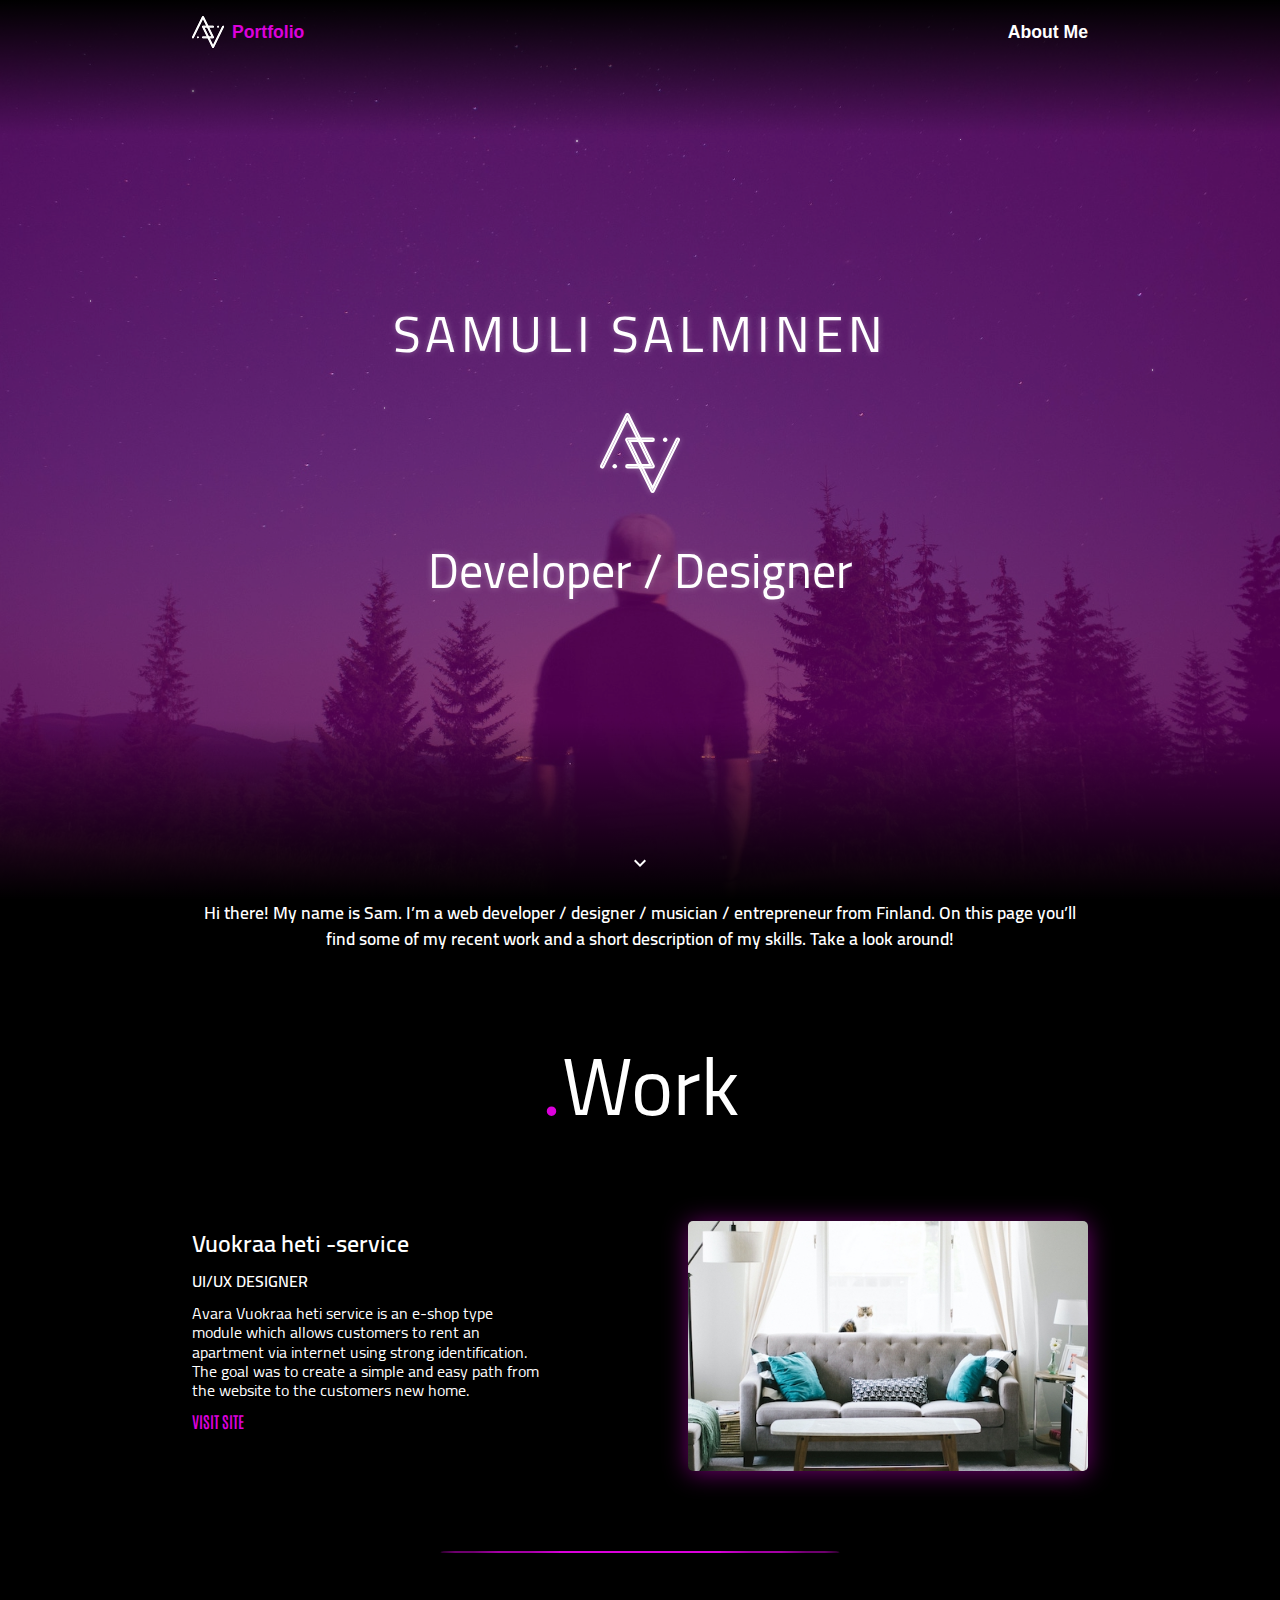
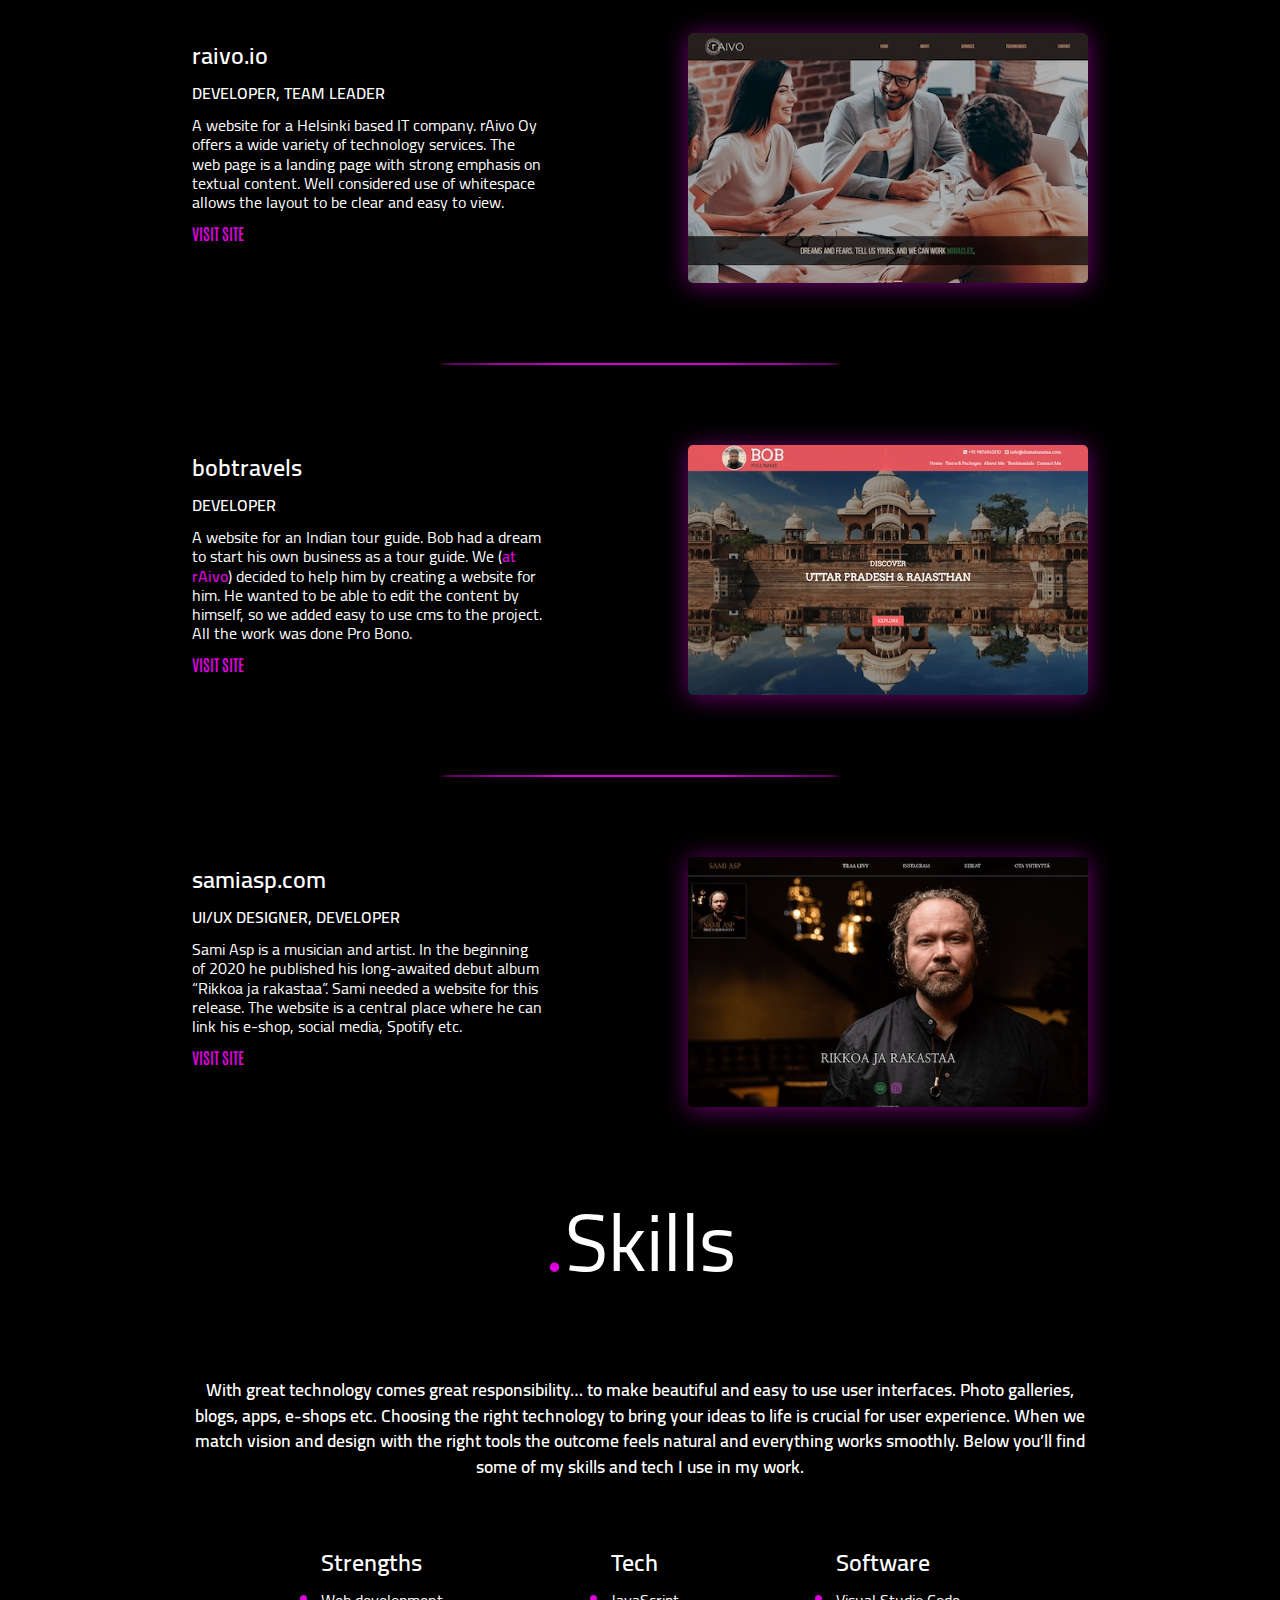
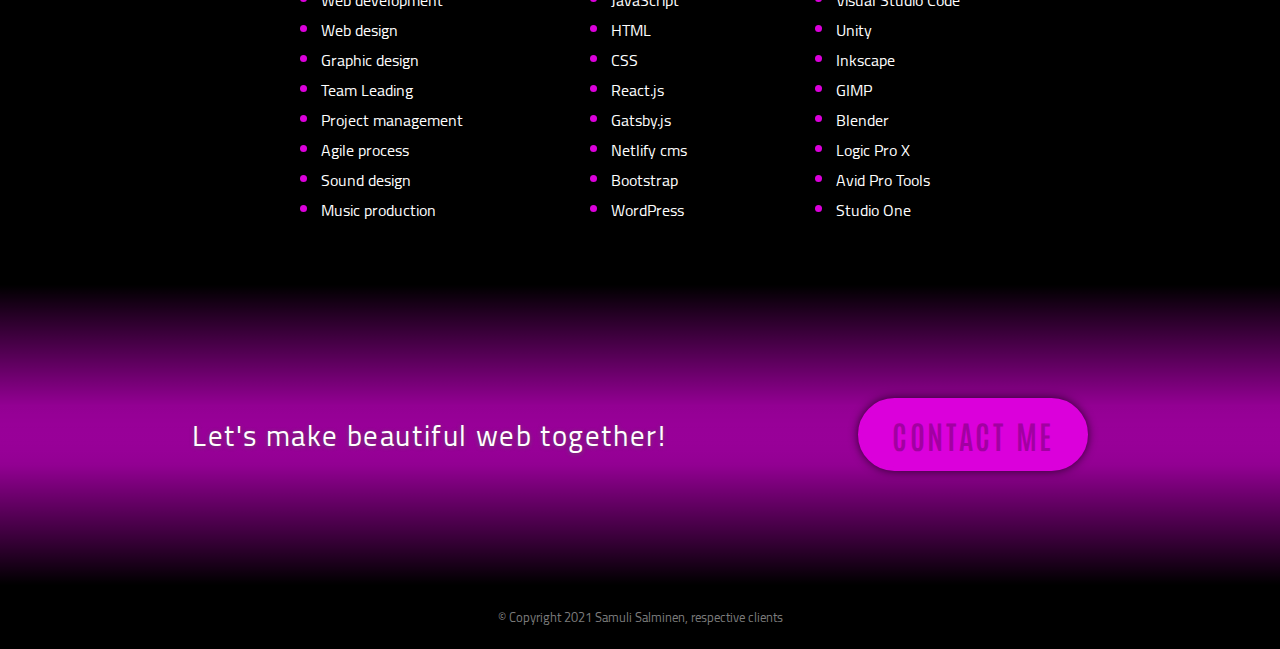
<file: index.html>
<!DOCTYPE html>
<html lang="en">
  <head>
    <meta charset="UTF-8" />
    <meta http-equiv="X-UA-Compatible" content="IE=edge" />
    <meta name="viewport" content="width=device-width, initial-scale=1.0" />

    <meta
      name="keywords"
      content="developer, designer, web developer, web designer, portfolio, samuli salminen, samuli"
    />
    <meta
      name="description"
      content="Hi I'm Sam, a web developer and designer based in Tampere Finland. I love beautiful designs and easy to use UI's backed with solid and clear codebase."
    />
    <meta name="author" content="Samuli Salminen">

    <link rel="apple-touch-icon" sizes="180x180" href="favicons/apple-touch-icon.png" />
    <link rel="icon" type="image/png" sizes="32x32" href="favicons/favicon-32x32.png" />
    <link rel="icon" type="image/png" sizes="16x16" href="favicons/favicon-16x16.png" />
    <link rel="manifest" href="site.webmanifest" />
    <link rel="mask-icon" href="favicons/safari-pinned-tab.svg" color="#5bbad5" />
    <meta name="msapplication-TileColor" content="#da532c" />
    <meta name="theme-color" content="#040404" />

    <link rel="stylesheet" href="style.css" />
    <title>Samuli Salminen | Portfolio</title>
  </head>
  <body>
    <!-- HEADER -->
    <header class="flex-col">
      <div class="nav-container flex-col">
        <nav class="content-width">
          <div class="nav-left">
            <a href="./" class="logo"><img src="media/sasa-logo-wh-dots.svg" alt="sasa-logo" /></a>
            <a href="./" class="nav-active portfolio">Portfolio</a>
          </div>
          <div class="nav-right">
            <a href="about.html" class="about">About Me</a>
          </div>
        </nav>
      </div>
      <div class="bg-image">
        <div class="hero-image"></div>
        <div class="overlay"></div>
      </div>
      <div class="stars">
        <div class="star star1"></div>
        <div class="star star2"></div>
        <div class="star star3"></div>
        <div class="star star4"></div>
        <div class="star star5"></div>
        <div class="star star6"></div>
      </div>
      <div class="hero-text">
        <h1>
          SAMULI SALMINEN
          <span class="hero-logo"><img src="media/sasa-logo-wh-dots.svg" alt="sasa-logo" /></span>
          <span>Developer / Designer</span>
        </h1>
      </div>
      <div class="top-fader"></div>
      <div class="bottom-fader"></div>
      <div class="arrow-down">
        <img src="media/arrow-down.svg" alt="arrow-down" />
      </div>
    </header>

    <!-- INTRO -->
    <div class="portfolio-intro flex-col">
      <p class="content-width p-big">
        Hi there! My name is Sam. I’m a web developer / designer / musician / entrepreneur from Finland. On this page
        you’ll find some of my recent work and a short description of my skills. Take a look around!
      </p>
    </div>

    <!-- WORK -->
    <section class="work flex-col">
      <h2>Work</h2>
      <div class="work-item content-width">
        <div class="work-item-text">
          <h3>Vuokraa heti -service</h3>
          <h4>ui/ux designer</h4>
          <p class="p-small">
            Avara Vuokraa heti service is an e-shop type module which allows customers to rent an apartment via internet
            using strong identification. The goal was to create a simple and easy path from
            the website to the customers new home.
          </p>
          <a href="https://oma.avara.fi/" target="_blank">Visit Site</a>
        </div>
        <div class="work-item-image avara">
          <a href="https://oma.avara.fi/" target="_blank" class="image">
            <div class="work-btn">visit site</div>
          </a>
        </div>
      </div>
      <hr />
      <div class="work-item content-width">
        <div class="work-item-text">
          <h3>raivo.io</h3>
          <h4>developer, team leader</h4>
          <p class="p-small">
            A website for a Helsinki based IT company. rAivo Oy offers a wide variety of technology services. The web
            page is a landing page with strong emphasis on textual content. Well considered use of whitespace allows the
            layout to be clear and easy to view.
          </p>
          <a href="http://raivo.io/" target="_blank">Visit Site</a>
        </div>
        <div class="work-item-image raivo">
          <a href="http://raivo.io/" target="_blank" class="image">
            <div class="work-btn">visit site</div>
          </a>
        </div>
      </div>
      <hr />
      <div class="work-item content-width">
        <div class="work-item-text">
          <h3>bobtravels</h3>
          <h4>developer</h4>
          <p class="p-small">
            A website for an Indian tour guide. Bob had a dream to start his own business as a tour guide. We (<a href="http://www.raivo.io/" target="_blank" style="font-family: cairo; text-transform: none;">at rAivo</a>)
            decided to help him by creating a website for him. He wanted to be able to edit the content by himself, so
            we added easy to use cms to the project. All the work was done Pro Bono.
          </p>
          <a href="http://raivo.io/bobtravels/" target="_blank">Visit Site</a>
        </div>
        <div class="work-item-image bob">
          <a href="http://raivo.io/bobtravels/" target="_blank" class="image">
            <div class="work-btn">visit site</div>
          </a>
        </div>
      </div>
      <hr />
      <div class="work-item content-width">
        <div class="work-item-text">
          <h3>samiasp.com</h3>
          <h4>ui/ux designer, developer</h4>
          <p class="p-small">
            Sami Asp is a musician and artist. In the beginning of 2020 he published his long-awaited debut album
            “Rikkoa ja rakastaa”. Sami needed a website for this release. The website is a central place where he can
            link his e-shop, social media, Spotify etc.
          </p>
          <a href="http://samiasp.com/" target="_blank">Visit Site</a>
        </div>
        <div class="work-item-image sami">
          <a href="http://samiasp.com/" target="_blank" class="image">
            <div class="work-btn">visit site</div>
          </a>
        </div>
      </div>
    </section>

    <!-- SKILLS -->
    <section class="skills flex-col">
      <div class="skills-container flex-col content-width">
        <h2>Skills</h2>
        <p class="p-big">
          With great technology comes great responsibility… to make beautiful and easy to use user interfaces. Photo
          galleries, blogs, apps, e-shops etc. Choosing the right technology to bring your ideas to life is crucial for
          user experience. When we match vision and design with the right tools the outcome feels natural and everything
          works smoothly. Below you’ll find some of my skills and tech I use in my work.
        </p>
        <div class="skills-items">
          <div class="skills-item">
            <h3>Strengths</h3>
            <ul>
              <li><span>Web development</span></li>
              <li><span>Web design</span></li>
              <li><span>Graphic design</span></li>
              <li><span>Team Leading</span></li>
              <li><span>Project management</span></li>
              <li><span>Agile process</span></li>
              <li><span>Sound design</span></li>
              <li><span>Music production</span></li>
            </ul>
          </div>
          <div class="skills-item">
            <h3>Tech</h3>
            <ul>
              <li><span>JavaScript</span></li>
              <li><span>HTML</span></li>
              <li><span>CSS</span></li>
              <li><span>React.js</span></li>
              <li><span>Gatsby.js</span></li>
              <li><span>Netlify cms</span></li>
              <li><span>Bootstrap</span></li>
              <li><span>WordPress</span></li>
            </ul>
          </div>
          <div class="skills-item">
            <h3>Software</h3>
            <ul>
              <li><span>Visual Studio Code</span></li>
              <li><span>Unity</span></li>
              <li><span>Inkscape</span></li>
              <li><span>GIMP</span></li>
              <li><span>Blender</span></li>
              <li><span>Logic Pro X</span></li>
              <li><span>Avid Pro Tools</span></li>
              <li><span>Studio One</span></li>
            </ul>
          </div>
        </div>
      </div>
    </section>

    <!-- FOOTER -->
    <footer class="flex-col">
      <div class="content-width footer-text">
        <h3>Let's make beautiful web together!</h3>
        <a href="mailto:samuli.salminen@raivo.io" class="contact-btn">contact me</a>
      </div>
      <div class="top-fader"></div>
      <div class="bottom-fader"></div>
    </footer>
    <div class="copyright">&copy; Copyright 2021 Samuli Salminen, respective clients</div>
  </body>
</html>
</file>
<file: style.css>
:root {
  --primary-color: 219, 0, 219;
  --primary-dark: 162, 0, 162;
  --text-color: white;
  --bg-color: black;
}

/* FONTS */
@font-face {
  font-family: 'antonio';
  src: url(fonts/antonio-semi.ttf);
  font-style: normal;
  font-weight: 600;
}

@font-face {
  font-family: 'antonio';
  src: url(fonts/antonio-bold.ttf);
  font-style: normal;
  font-weight: 700;
}

@font-face {
  font-family: 'cairo';
  src: url(fonts/cairo-regular.ttf);
  font-style: normal;
  font-weight: 400;
}

@font-face {
  font-family: 'cairo';
  src: url(fonts/cairo-semi.ttf);
  font-style: normal;
  font-weight: 600;
}

/* GLOBAL */
* {
  margin: 0;
  padding: 0;
  box-sizing: border-box;
}

body {
  font-family: cairo, sans-serif;
  color: var(--text-color);
  background-color: black;
}

.content-width {
  max-width: 960px;
  padding-left: 2rem;
  padding-right: 2rem;
}

.flex-col {
  display: flex;
  flex-direction: column;
  align-items: center;
}

.p-big {
  font-weight: 600;
  font-size: 1.1em;
  line-height: 1.6rem;
  text-align: center;
}

.p-small {
  line-height: 1.2rem;
  margin: 0.5rem 0;
}

h2 {
  font-weight: 400;
  font-size: 5rem;
  margin: 60px 20px;
}

h2::before {
  content: '.';
  font-family: serif;
  color: rgb(var(--primary-color));
}

h3,
h4 {
  font-weight: 600;
}

h3 {
  font-size: 1.5rem;
}

h4 {
  text-transform: uppercase;
}

/* --------------HEADER--------------- */
/* ----------------------------------- */
header {
  position: relative;
  text-align: center;
  width: 100vw;
  height: 100vh;
}

/* NAV */
.nav-container {
  width: 100%;
}

nav {
  display: flex;
  width: 100%;
  justify-content: space-between;
  z-index: 100;
}

.nav-left,
.nav-right {
  display: flex;
  justify-content: center;
  align-items: center;
  margin: 1rem 0;
}

nav .logo {
  height: 2rem;
  width: auto;
  margin-right: 0.5rem;
}

nav img {
  height: 100%;
  filter: drop-shadow(0 0 0px rgba(255, 255, 255, 1));
  transition: 0.4s ease;
}

nav img:hover {
  filter: drop-shadow(0 0 1px rgba(255, 255, 255, 1));
}

nav a {
  text-decoration: none;
  color: white;
  font-family: sans-serif;
  font-size: 1.1rem;
  font-weight: 900;
}

a.nav-active {
  color: rgb(var(--primary-color));
}

.portfolio,
.about {
  position: relative;
}

.portfolio:before {
  content: 'Portfolio';
  position: absolute;
  font-family: sans-serif;
  font-weight: 900;
  color: rgb(var(--primary-color));
  width: 0;
  overflow: hidden;
  transition: 0.5s;
}

.portfolio:hover:before {
  width: 100%;
}

.about:before {
  content: 'About Me';
  position: absolute;
  font-family: sans-serif;
  font-weight: 900;
  color: rgb(var(--primary-color));
  width: 0;
  overflow: hidden;
  white-space: nowrap;
  transition: 0.5s;
}

.about:hover:before {
  width: 100%;
}

/* BG IMAGE */
.bg-image {
  position: absolute;
  top: 0;
  height: 100vh;
  width: 100vw;
  background-color: black;
  z-index: -1;
}

.bg-image .hero-image {
  position: absolute;
  height: 100%;
  width: 100%;
  background-image: url(media/samuli-hero.jpg);
  background-position: center;
  background-size: cover;
  background-attachment: fixed;
  opacity: 0.8;
  animation: fadeIn .8s;
}

.bg-image .overlay {
  position: relative;
  top: 0;
  height: 100%;
  width: 100%;
  background-color: rgba(255, 0, 255, 0.3);
}

/* STARS */
.stars {
  position: absolute;
  top: 0;
  left: 0;
  height: 50%;
  width: 100%;
  z-index: -1;
  opacity: 0.7;
}

.star1 {
  position: relative;
  height: 2px;
  width: 2px;
  top: 20%;
  left: 15%;
  border-radius: 50%;
  background-color: white;
  box-shadow: 0 0 3px white;
  animation: pulse 8s infinite;
}

.star2 {
  position: relative;
  height: 2px;
  width: 1px;
  top: 90%;
  left: 30%;
  border-radius: 50%;
  box-shadow: 0 0 3px white;
  background-color: white;
  animation: pulse 10s linear infinite;
  opacity: 0.8;
}

.star3 {
  position: relative;
  height: 1px;
  width: 1px;
  top: 30%;
  left: 75%;
  border-radius: 50%;
  box-shadow: 0 0 3px white;
  background-color: white;
  animation: pulse 6s infinite;
}

.star4 {
  position: relative;
  height: 2px;
  width: 2px;
  top: 30%;
  left: 45%;
  border-radius: 50%;
  background-color: white;
  box-shadow: 0 0 3px white;
  animation: pulse 8s linear infinite;
}

.star5 {
  position: relative;
  height: 2px;
  width: 1px;
  top: 65%;
  left: 7%;
  border-radius: 50%;
  box-shadow: 0 0 3px white;
  background-color: white;
  animation: pulse 8s linear infinite;
  opacity: 0.9;
}

.star6 {
  position: relative;
  height: 2px;
  width: 1px;
  top: 80%;
  left: 90%;
  border-radius: 50%;
  box-shadow: 0 0 3px white;
  background-color: white;
  animation: pulse 6s linear infinite;
}

/* HERO TEXT */
.hero-text {
  position: absolute;
  height: 100%;
  width: 100%;
  top: 0;
  display: flex;
  flex-direction: column;
  align-items: center;
  justify-content: center;
}

.hero-logo {
  height: 5rem;
  margin: 2rem 0;
}

.hero-text img {
  height: 100%;
}

.hero-text h1 {
  display: flex;
  flex-direction: column;
  align-items: center;
  justify-content: space-around;
  font-size: 3.2rem;
  font-weight: 400;
  letter-spacing: 5px;
  margin: 0 0.5rem;
  filter: drop-shadow(0 0 3px rgba(255, 255, 255, 0.3));
  max-width: 100%;
}

.hero-text h1 span {
  font-size: 3rem;
  letter-spacing: normal;
}

/* FADE BOXES */
.top-fader {
  position: absolute;
  top: 0;
  height: 15vh;
  width: 100%;
  background: linear-gradient(black, rgba(0, 0, 0, 0));
  z-index: -1;
}

.bottom-fader {
  position: absolute;
  bottom: 0;
  height: 20vh;
  width: 100%;
  background: linear-gradient(rgba(0, 0, 0, 0), rgb(0, 0, 0));
  z-index: -1;
}

header .arrow-down {
  position: absolute;
  bottom: 1rem;
}

/* --------------WORK--------------- */
/* ----------------------------------- */

.work hr {
  border: 1px solid rgb(var(--primary-color));
  border-radius: 50%;
  width: 50%;
  max-width: 400px;
  margin: 80px 0;
}

.work-item {
  display: grid;
  width: 100%;
  grid-template-columns: 1fr 1fr;
}

/* WORK TEXT */

.work-item-text {
  margin-right: 20px;
}

.work-item-text p {
  max-width: 350px;
}

.work-item-text a {
  text-transform: uppercase;
  font-family: antonio;
  font-weight: 600;
  color: rgb(var(--primary-color));
  text-decoration: none;
  transition: color 0.3s ease;
}

.work-item-text a:hover {
  color: rgb(var(--primary-dark));
}

/* WORK IMAGES */
.work-item-image {
  display: flex;
  justify-content: flex-end;
}

.avara .image {
  background: url(media/work-avara-2.jpg);
}
.raivo .image {
  background: url(media/work-raivo-2.jpg);
}
.bob .image {
  background: url(media/work-bobtravels-2.jpg);
}
.sami .image {
  background: url(media/work-samiasp-2.jpg);
}

.work-item-image .image {
  position: relative;
  display: flex;
  align-items: center;
  justify-content: center;
  background-size: cover;
  background-position: top;
  width: 40vw;
  height: 25vw;
  max-height: 250px;
  max-width: 400px;
  border-radius: 5px;
  box-shadow: 0 2px 25px rgba(var(--primary-color), 0.5);
  text-decoration: none;
  overflow: hidden;
}

.work-item-image .image:before {
  content: '';
  position: absolute;
  background-color: rgba(77, 0, 77, 0.8);
  width: 40vw;
  height: 25vw;
  max-height: 250px;
  max-width: 400px;
  opacity: 0;
  transition: all 0.5s;
  z-index: 1;
}

.work-item-image .image:hover:before {
  opacity: 1;
}

.work-item-image .work-btn {
  font-family: antonio;
  font-weight: 700;
  font-size: 1.5rem;
  text-transform: uppercase;
  letter-spacing: 0.15rem;
  color: rgb(var(--primary-dark));
  background-color: rgb(var(--primary-color));
  padding: 10px 40px;
  border-radius: 50px;
  border: 4px solid rgb(var(--primary-color));
  box-shadow: 0 0 10px rgba(0, 0, 0, 0.7);
  opacity: 0;
  transition: all 0.3s;
  z-index: 2;
}

.work-item-image .image:hover .work-btn {
  opacity: 1;
}

.work-item-image .work-btn:hover {
  border: 4px solid rgb(var(--primary-dark));
}

/* --------------SKILLS--------------- */
/* ----------------------------------- */
.skills-items {
  display: flex;
  flex-direction: row;
  width: 100%;
  justify-content: space-evenly;
  flex-wrap: wrap;
  margin: 40px 0;
}

.skills-item {
  margin: 20px;
}

.skills-item ul {
  list-style-position: outside;
}

.skills-item ul li {
  color: rgb(var(--primary-color));
}

.skills-item li span {
  color: var(--text-color);
}

/* --------------FOOTER--------------- */
/* ----------------------------------- */
footer {
  position: relative;
  justify-content: center;
  background-color: rgb(var(--primary-color));
  height: 300px;
}

footer .top-fader,
footer .bottom-fader {
  z-index: 1;
  height: 60%;
}

.footer-text {
  display: flex;
  align-items: center;
  justify-content: space-between;
  width: 80%;
  z-index: 2;
}

.footer-text h3 {
  font-weight: 400;
  font-size: 1.8rem;
  letter-spacing: 0.1rem;
  line-height: 2rem;
  text-shadow: 0 1px 4px rgba(91, 91, 91, 0.8);
  margin-right: 20px;
}

footer .contact-btn {
  font-family: antonio;
  font-weight: 600;
  font-size: 2rem;
  text-transform: uppercase;
  letter-spacing: 0.17rem;
  text-decoration: none;
  white-space: nowrap;
  color: rgb(var(--primary-dark));
  background-color: rgb(var(--primary-color));
  padding: 12px 30px;
  border-radius: 50px;
  border: 4px solid rgb(var(--primary-color));
  box-shadow: 0 0 10px rgba(0, 0, 0, 0.7);
  transition: all 0.3s;
}

footer .contact-btn:hover {
  border: 4px solid rgb(var(--primary-dark));
}

/* --------------COPYRIGHT--------------- */
/* ----------------------------------- */
.copyright {
  text-align: center;
  font-size: 0.8rem;
  color: rgb(125, 125, 125);
  padding: 20px;
  background-color: black;
}

/* --------------MEDIA QUERIES--------------- */
/* ----------------------------------- */

@media screen and (max-width: 700px) {
  /* HEADER */
  .hero-text h1 {
    transform: scale(0.9);
  }

  /* WORK */
  .work-item {
    grid-template-columns: 1fr;
    justify-items: center;
  }

  .work-item-text {
    width: 60vw;
    margin: 0 0 20px 0;
  }

  .work-item-image {
    /* justify-content: none; */
    display: block;
  }

  .work-item-image .image {
    width: 60vw;
    height: 40vw;
    max-width: none;
    max-height: none;
  }

  .work-item-image .image:before {
    width: 60vw;
    height: 40vw;
    max-width: none;
    max-height: none;
  }
}

@media screen and (max-width: 550px) {
  /* WORK */
  .work-item-text {
    width: 80vw;
  }

  .work-item-image .image {
    width: 80vw;
    height: 55vw;
  }

  .work-item-image .image:before {
    width: 80vw;
    height: 55vw;
  }

  /* FOOTER */
  .footer-text {
    flex-direction: column;
  }

  .footer-text h3 {
    font-size: 1.5rem;
    line-height: 1.5rem;
    text-align: center;
    margin: 0 0 20px 0;
  }

  footer .contact-btn {
    transform: scale(0.9);
  }
}

@media screen and (max-width: 399px) {
  /* SKILLS */
  .skills-item {
    width: 170px;
    text-align: center;
  }

  .skills-item h3 {
    color: rgb(var(--primary-color));
  }

  .skills-item ul {
    list-style: none;
  }
}


/* --------------ANIMATIONS--------------- */
/* ----------------------------------- */

@keyframes pulse {
  0%,
  100% {
    transform: scale(1);
  }
  50% {
    transform: scale(1.5);
  }
}

@keyframes fadeIn {
  0%{
    opacity: 0;
  }
  100%{
    opacity: .8;
  }
}
</file>
